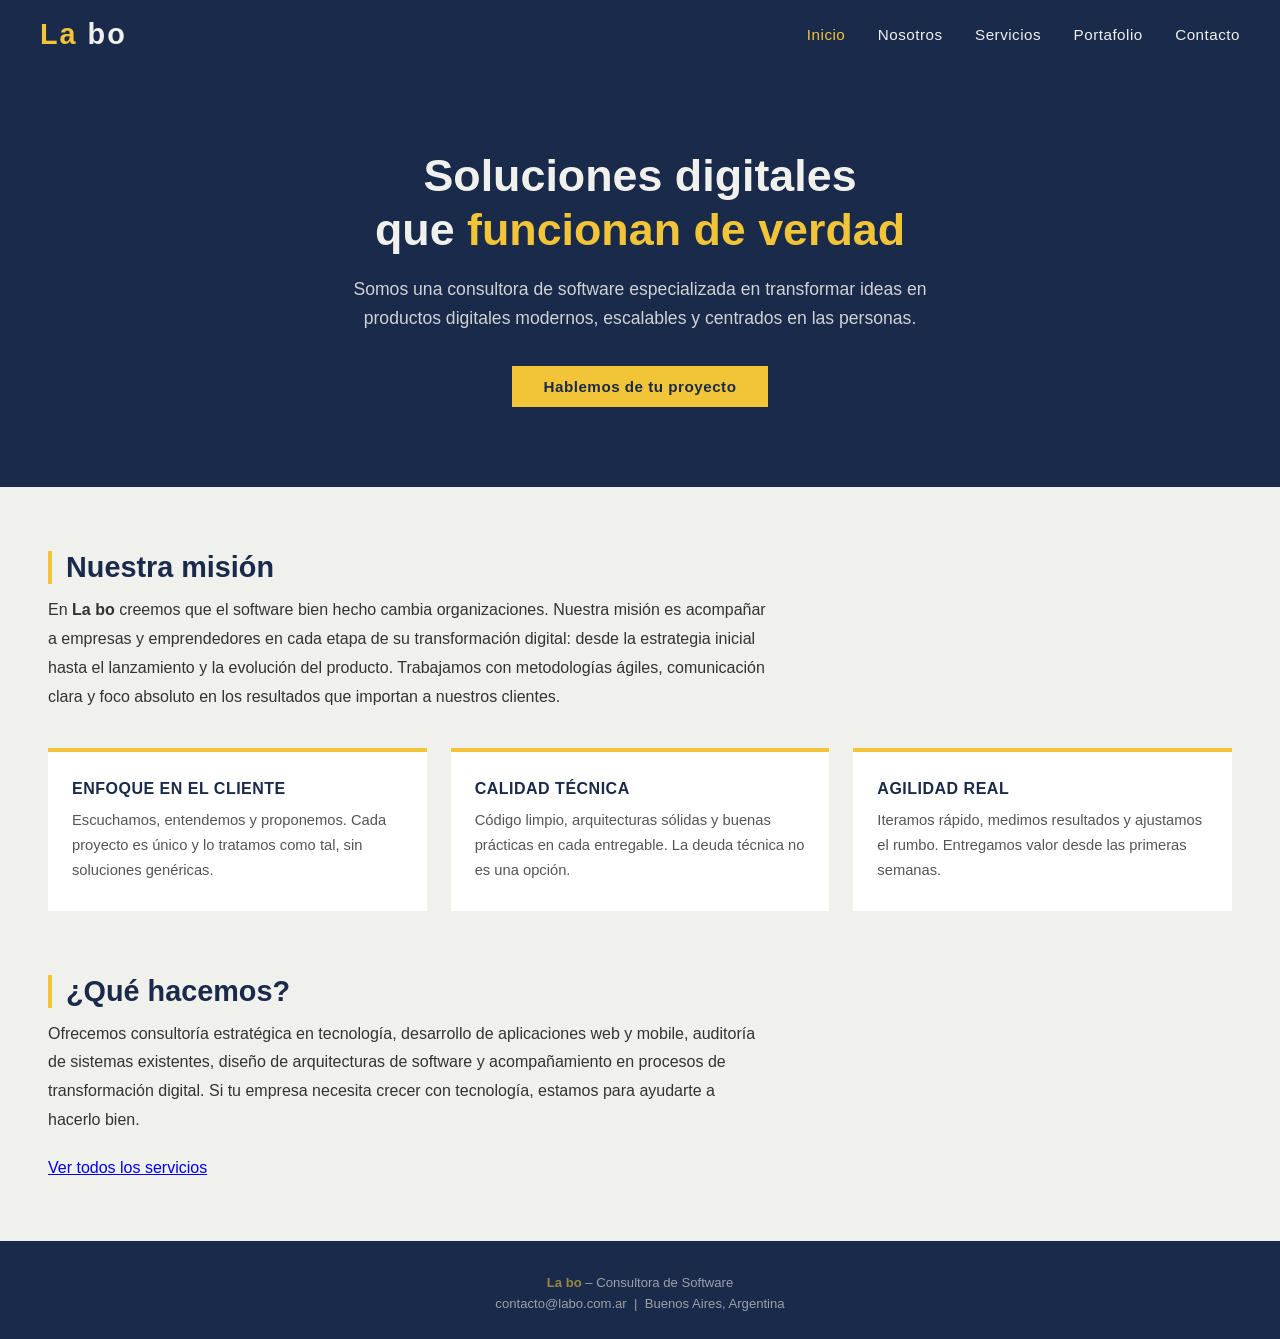
<file: index.html>
<!DOCTYPE html>
<html lang="es">
<head>
  <meta charset="UTF-8" />
  <meta name="viewport" content="width=device-width, initial-scale=1.0" />
  <title>La bo – Consultora de Software</title>
  <link rel="stylesheet" href="styles.css" />
</head>
<body>

  <header>
    <a href="index.html" class="logo">La <span>bo</span></a>
    <button class="nav-toggle" aria-label="Abrir menú">
      <span></span><span></span><span></span>
    </button>
    <nav>
      <a href="index.html" class="active">Inicio</a>
      <a href="nosotros.html">Nosotros</a>
      <a href="servicios.html">Servicios</a>
      <a href="portafolio.html">Portafolio</a>
      <a href="contacto.html">Contacto</a>
    </nav>
  </header>

  <main>

    <!-- HERO -->
    <section class="hero">
      <h1>Soluciones digitales<br>que <span>funcionan de verdad</span></h1>
      <p>
        Somos una consultora de software especializada en transformar ideas en
        productos digitales modernos, escalables y centrados en las personas.
      </p>
      <a href="contacto.html" class="btn">Hablemos de tu proyecto</a>
    </section>

    <!-- MISIÓN -->
    <div class="section">
      <h2>Nuestra misión</h2>
      <p>
        En <strong>La bo</strong> creemos que el software bien hecho cambia organizaciones.
        Nuestra misión es acompañar a empresas y emprendedores en cada etapa de su transformación
        digital: desde la estrategia inicial hasta el lanzamiento y la evolución del producto.
        Trabajamos con metodologías ágiles, comunicación clara y foco absoluto en los resultados
        que importan a nuestros clientes.
      </p>

      <div class="cards">
        <div class="card">
          <h3>Enfoque en el cliente</h3>
          <p>
            Escuchamos, entendemos y proponemos. Cada proyecto es único y lo tratamos como tal,
            sin soluciones genéricas.
          </p>
        </div>
        <div class="card">
          <h3>Calidad técnica</h3>
          <p>
            Código limpio, arquitecturas sólidas y buenas prácticas en cada entregable.
            La deuda técnica no es una opción.
          </p>
        </div>
        <div class="card">
          <h3>Agilidad real</h3>
          <p>
            Iteramos rápido, medimos resultados y ajustamos el rumbo. Entregamos valor
            desde las primeras semanas.
          </p>
        </div>
      </div>
    </div>

    <!-- SERVICIOS RÁPIDOS -->
    <div class="section" style="padding-top: 0;">
      <h2>¿Qué hacemos?</h2>
      <p>
        Ofrecemos consultoría estratégica en tecnología, desarrollo de aplicaciones web y
        mobile, auditoría de sistemas existentes, diseño de arquitecturas de software y
        acompañamiento en procesos de transformación digital. Si tu empresa necesita crecer
        con tecnología, estamos para ayudarte a hacerlo bien.
      </p>
      <a href="servicios.html" class="btn" style="display:inline-block; margin-top: 24px;">Ver todos los servicios</a>
    </div>

  </main>

  <footer>
    <p><span>La bo</span> – Consultora de Software</p>
    <p>contacto@labo.com.ar &nbsp;|&nbsp; Buenos Aires, Argentina</p>
  </footer>

  <script src="main.js"></script>
</body>
</html>
</file>
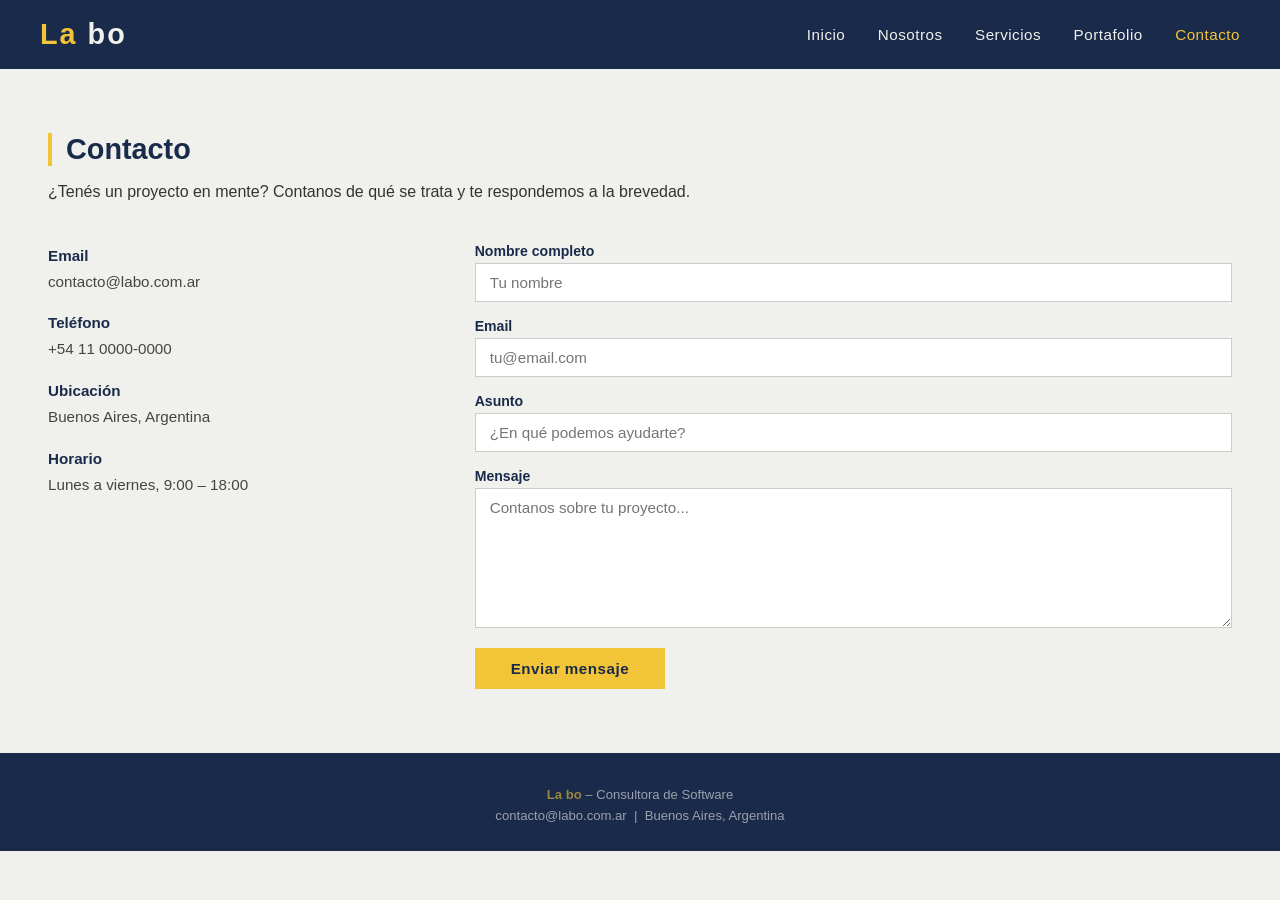
<file: contacto.html>
<!DOCTYPE html>
<html lang="es">
<head>
  <meta charset="UTF-8" />
  <meta name="viewport" content="width=device-width, initial-scale=1.0" />
  <title>Contacto – La bo</title>
  <link rel="stylesheet" href="styles.css" />
</head>
<body>

  <header>
    <a href="index.html" class="logo">La <span>bo</span></a>
    <button class="nav-toggle" aria-label="Abrir menú">
      <span></span><span></span><span></span>
    </button>
    <nav>
      <a href="index.html">Inicio</a>
      <a href="nosotros.html">Nosotros</a>
      <a href="servicios.html">Servicios</a>
      <a href="portafolio.html">Portafolio</a>
      <a href="contacto.html" class="active">Contacto</a>
    </nav>
  </header>

  <main>
    <div class="section">
      <h2>Contacto</h2>
      <p>¿Tenés un proyecto en mente? Contanos de qué se trata y te respondemos a la brevedad.</p>

      <div class="contact-wrapper">

        <div class="contact-info">
          <p><strong>Email</strong><br>contacto@labo.com.ar</p>
          <p><strong>Teléfono</strong><br>+54 11 0000-0000</p>
          <p><strong>Ubicación</strong><br>Buenos Aires, Argentina</p>
          <p><strong>Horario</strong><br>Lunes a viernes, 9:00 – 18:00</p>
        </div>

        <form action="#" method="post">

          <div>
            <label for="nombre">Nombre completo</label>
            <input type="text" id="nombre" name="nombre" placeholder="Tu nombre" required />
          </div>

          <div>
            <label for="email">Email</label>
            <input type="email" id="email" name="email" placeholder="tu@email.com" required />
          </div>

          <div>
            <label for="asunto">Asunto</label>
            <input type="text" id="asunto" name="asunto" placeholder="¿En qué podemos ayudarte?" required />
          </div>

          <div>
            <label for="mensaje">Mensaje</label>
            <textarea id="mensaje" name="mensaje" placeholder="Contanos sobre tu proyecto..." required></textarea>
          </div>

          <button type="submit">Enviar mensaje</button>

        </form>
      </div>
    </div>
  </main>

  <footer>
    <p><span>La bo</span> – Consultora de Software</p>
    <p>contacto@labo.com.ar &nbsp;|&nbsp; Buenos Aires, Argentina</p>
  </footer>

  <script src="main.js"></script>
</body>
</html>
</file>
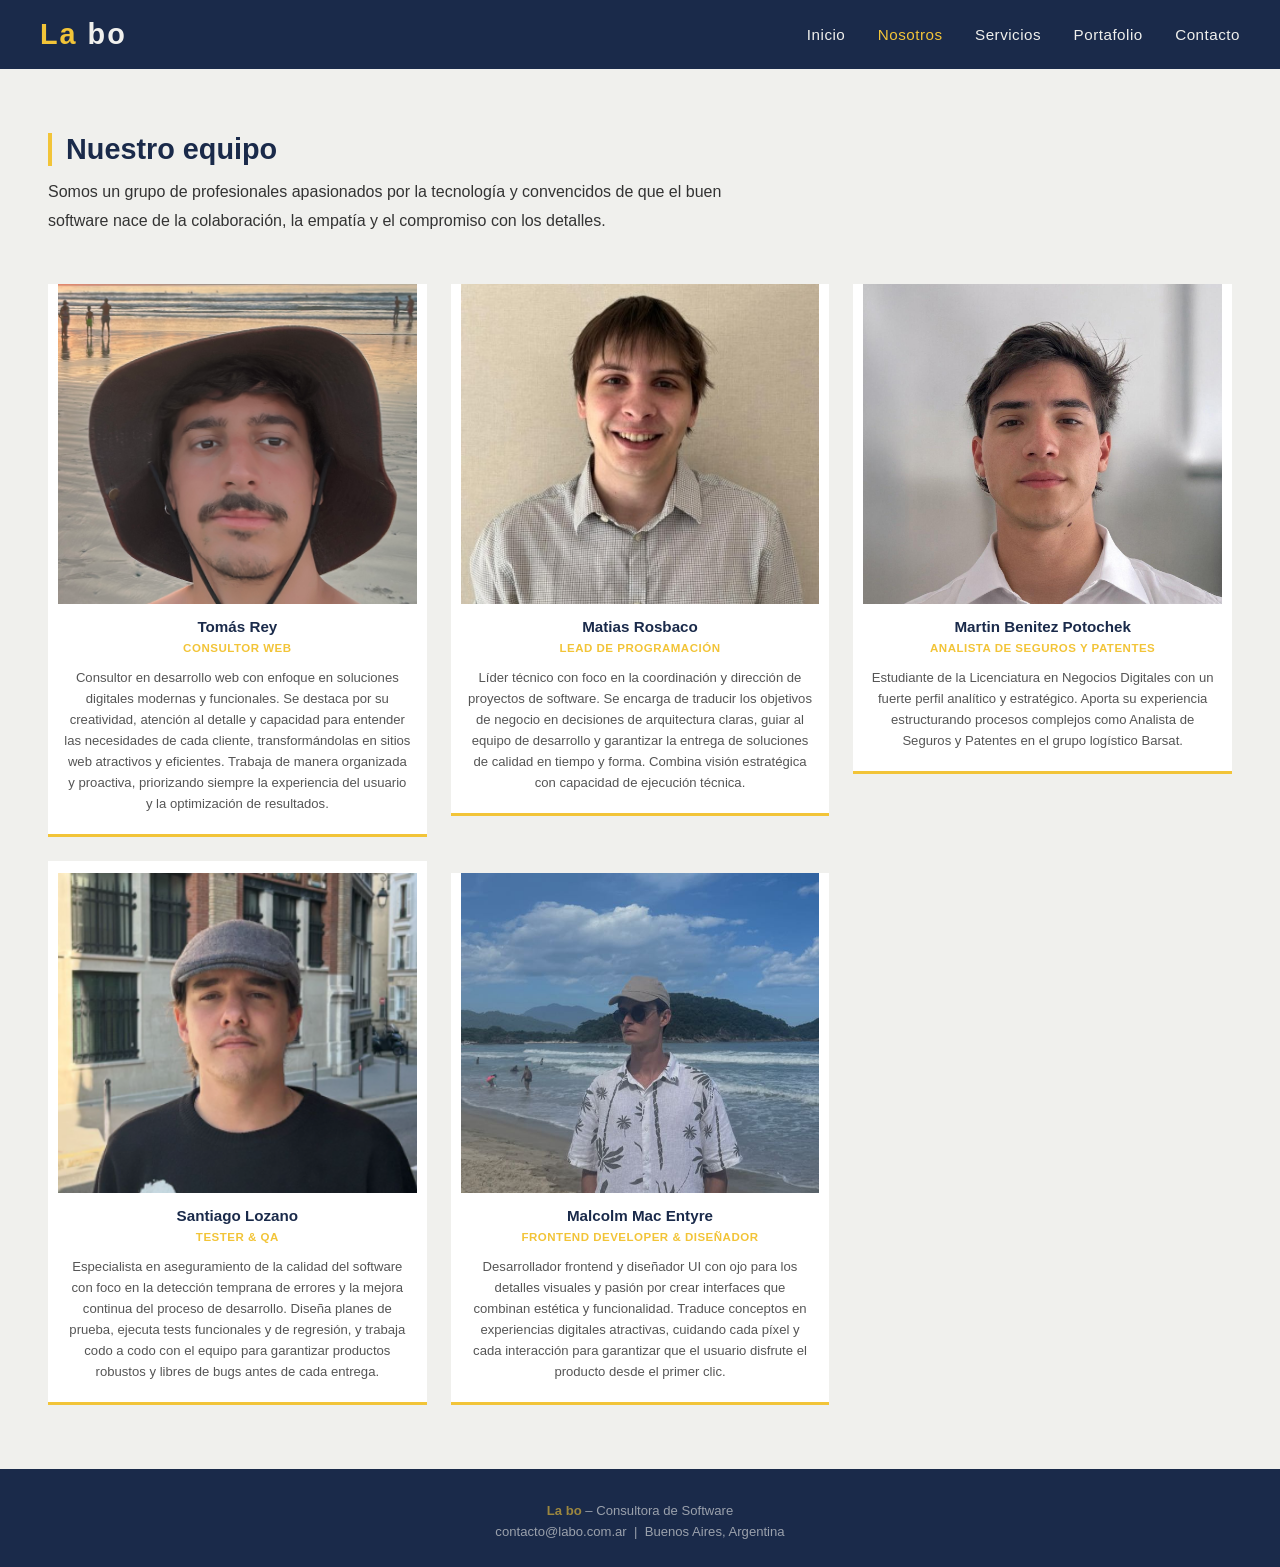
<file: nosotros.html>
<!DOCTYPE html>
<html lang="es">
<head>
  <meta charset="UTF-8" />
  <meta name="viewport" content="width=device-width, initial-scale=1.0" />
  <title>Nosotros – La bo</title>
  <link rel="stylesheet" href="styles.css" />
</head>
<body>

  <header>
    <a href="index.html" class="logo">La <span>bo</span></a>
    <button class="nav-toggle" aria-label="Abrir menú">
      <span></span><span></span><span></span>
    </button>
    <nav>
      <a href="index.html">Inicio</a>
      <a href="nosotros.html" class="active">Nosotros</a>
      <a href="servicios.html">Servicios</a>
      <a href="portafolio.html">Portafolio</a>
      <a href="contacto.html">Contacto</a>
    </nav>
  </header>

  <main>
    <div class="section">
      <h2>Nuestro equipo</h2>
      <p>
        Somos un grupo de profesionales apasionados por la tecnología y convencidos de que
        el buen software nace de la colaboración, la empatía y el compromiso con los detalles.
      </p>

      <div class="team-grid">

        <!-- Tomás Rey -->
        <a href="https://totocuentaia-source.github.io/proyecto-1-jueves/" target="_blank" rel="noopener" class="team-card-link">
          <div class="team-card">
            <img src="img/DC853590-30DA-4BD7-A739-DEE7B0AC13E2.jpg" alt="Foto de Tomás Rey" class="foto-tomas" />
            <div class="team-info">
              <h3>Tomás Rey</h3>
              <p class="role">Consultor Web</p>
              <p>
                Consultor en desarrollo web con enfoque en soluciones digitales modernas y funcionales.
                Se destaca por su creatividad, atención al detalle y capacidad para entender las
                necesidades de cada cliente, transformándolas en sitios web atractivos y eficientes.
                Trabaja de manera organizada y proactiva, priorizando siempre la experiencia del
                usuario y la optimización de resultados.
              </p>
            </div>
          </div>
        </a>

        <!-- Matias Rosbaco -->
        <a href="https://matiasrosbaco.github.io/Actividad-1-dise-o-web-uade-v2/" target="_blank" rel="noopener" class="team-card-link">
          <div class="team-card">
            <img src="img/fotoMatias.jpg" alt="Foto de Matias Rosbaco" class="foto-matias" />
            <div class="team-info">
              <h3>Matias Rosbaco</h3>
              <p class="role">Lead de Programación</p>
              <p>
                Líder técnico con foco en la coordinación y dirección de proyectos de software.
                Se encarga de traducir los objetivos de negocio en decisiones de arquitectura claras,
                guiar al equipo de desarrollo y garantizar la entrega de soluciones de calidad en tiempo
                y forma. Combina visión estratégica con capacidad de ejecución técnica.
              </p>
            </div>
          </div>
        </a>

        <!-- Martin Benitez Potochek -->
        <a href="https://martinbep.github.io/proyecto1/" target="_blank" rel="noopener" class="team-card-link">
          <div class="team-card">
            <img src="img/fotocv.jpeg" alt="Foto de Martin Benitez Potochek" class="foto-martin" />
            <div class="team-info">
              <h3>Martin Benitez Potochek</h3>
              <p class="role">Analista de Seguros y Patentes</p>
              <p>
                Estudiante de la Licenciatura en Negocios Digitales con un fuerte perfil analítico y estratégico.
                Aporta su experiencia estructurando procesos complejos como Analista de Seguros y Patentes
                en el grupo logístico Barsat.
              </p>
            </div>
          </div>
        </a>

        <!-- Santiago Lozano -->
        <div class="team-card">
          <img src="img/fotoSantiago.png" alt="Foto de Santiago Lozano" class="foto-santiago" />
          <div class="team-info">
            <h3>Santiago Lozano</h3>
            <p class="role">Tester & QA</p>
            <p>
              Especialista en aseguramiento de la calidad del software con foco en la detección
              temprana de errores y la mejora continua del proceso de desarrollo. Diseña planes
              de prueba, ejecuta tests funcionales y de regresión, y trabaja codo a codo con el
              equipo para garantizar productos robustos y libres de bugs antes de cada entrega.
            </p>
          </div>
        </div>

        <!-- Malcolm Mac Entyre -->
        <a href="https://mmacentyre.github.io/pagina-personal/" target="_blank" rel="noopener" class="team-card-link">
          <div class="team-card">
            <img src="img/file.jpg" alt="Foto de Malcolm Mac Entyre" class="foto-malcolm" />
            <div class="team-info">
              <h3>Malcolm Mac Entyre</h3>
              <p class="role">Frontend Developer & Diseñador</p>
              <p>
                Desarrollador frontend y diseñador UI con ojo para los detalles visuales y pasión
                por crear interfaces que combinan estética y funcionalidad. Traduce conceptos en
                experiencias digitales atractivas, cuidando cada píxel y cada interacción para
                garantizar que el usuario disfrute el producto desde el primer clic.
              </p>
            </div>
          </div>
        </a>

      </div>
    </div>
  </main>

  <footer>
    <p><span>La bo</span> – Consultora de Software</p>
    <p>contacto@labo.com.ar &nbsp;|&nbsp; Buenos Aires, Argentina</p>
  </footer>

  <script src="main.js"></script>
</body>
</html>
</file>
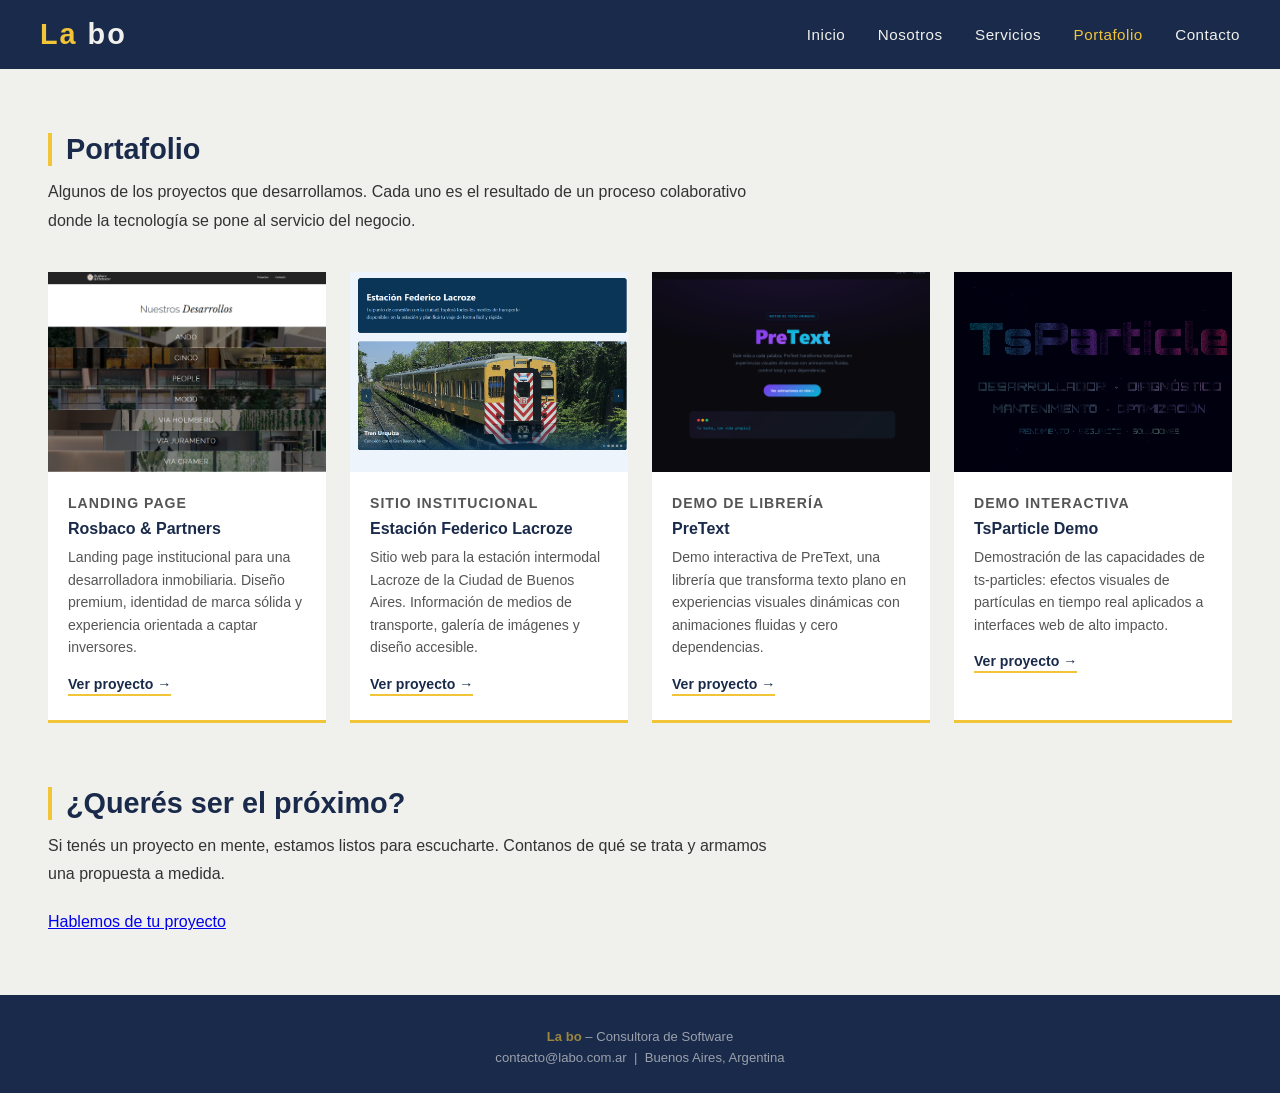
<file: portafolio.html>
<!DOCTYPE html>
<html lang="es">
<head>
  <meta charset="UTF-8" />
  <meta name="viewport" content="width=device-width, initial-scale=1.0" />
  <title>Portafolio – La bo</title>
  <link rel="stylesheet" href="styles.css" />
</head>
<body>

  <header>
    <a href="index.html" class="logo">La <span>bo</span></a>
    <button class="nav-toggle" aria-label="Abrir menú">
      <span></span><span></span><span></span>
    </button>
    <nav>
      <a href="index.html">Inicio</a>
      <a href="nosotros.html">Nosotros</a>
      <a href="servicios.html">Servicios</a>
      <a href="portafolio.html" class="active">Portafolio</a>
      <a href="contacto.html">Contacto</a>
    </nav>
  </header>

  <main>

    <div class="section">
      <h2>Portafolio</h2>
      <p>
        Algunos de los proyectos que desarrollamos. Cada uno es el resultado de un proceso
        colaborativo donde la tecnología se pone al servicio del negocio.
      </p>

      <div class="portfolio-grid">

        <div class="portfolio-card">
          <div class="portfolio-img">
            <img src="img/preview-rosbaco.png" alt="Rosbaco &amp; Partners" />
          </div>
          <div class="portfolio-info">
            <p class="portfolio-tag">Landing page</p>
            <h3>Rosbaco &amp; Partners</h3>
            <p>Landing page institucional para una desarrolladora inmobiliaria. Diseño premium, identidad de marca sólida y experiencia orientada a captar inversores.</p>
            <a href="https://info.rosbacopartners.com/" class="portfolio-link" target="_blank" rel="noopener">Ver proyecto →</a>
          </div>
        </div>

        <div class="portfolio-card">
          <div class="portfolio-img">
            <img src="img/preview-lacroze.png" alt="Estación Federico Lacroze" />
          </div>
          <div class="portfolio-info">
            <p class="portfolio-tag">Sitio institucional</p>
            <h3>Estación Federico Lacroze</h3>
            <p>Sitio web para la estación intermodal Lacroze de la Ciudad de Buenos Aires. Información de medios de transporte, galería de imágenes y diseño accesible.</p>
            <a href="https://matiasrosbaco.github.io/ProyectoDisenioWebUade/" class="portfolio-link" target="_blank" rel="noopener">Ver proyecto →</a>
          </div>
        </div>

        <div class="portfolio-card">
          <div class="portfolio-img">
            <img src="img/preview-pretext.png" alt="PreText" />
          </div>
          <div class="portfolio-info">
            <p class="portfolio-tag">Demo de librería</p>
            <h3>PreText</h3>
            <p>Demo interactiva de PreText, una librería que transforma texto plano en experiencias visuales dinámicas con animaciones fluidas y cero dependencias.</p>
            <a href="https://matiasrosbaco.github.io/DemoPretext/" class="portfolio-link" target="_blank" rel="noopener">Ver proyecto →</a>
          </div>
        </div>

        <div class="portfolio-card">
          <div class="portfolio-img">
            <img src="img/preview-tsparticle.png" alt="TsParticle Demo" />
          </div>
          <div class="portfolio-info">
            <p class="portfolio-tag">Demo interactiva</p>
            <h3>TsParticle Demo</h3>
            <p>Demostración de las capacidades de ts-particles: efectos visuales de partículas en tiempo real aplicados a interfaces web de alto impacto.</p>
            <a href="https://matiasrosbaco.github.io/TsParticle-demo/" class="portfolio-link" target="_blank" rel="noopener">Ver proyecto →</a>
          </div>
        </div>

      </div>
    </div>

    <div class="section" style="padding-top: 0;">
      <h2>¿Querés ser el próximo?</h2>
      <p>
        Si tenés un proyecto en mente, estamos listos para escucharte. Contanos de qué se
        trata y armamos una propuesta a medida.
      </p>
      <a href="contacto.html" class="btn" style="display:inline-block; margin-top: 24px;">Hablemos de tu proyecto</a>
    </div>

  </main>

  <footer>
    <p><span>La bo</span> – Consultora de Software</p>
    <p>contacto@labo.com.ar &nbsp;|&nbsp; Buenos Aires, Argentina</p>
  </footer>

  <script src="main.js"></script>
</body>
</html>
</file>
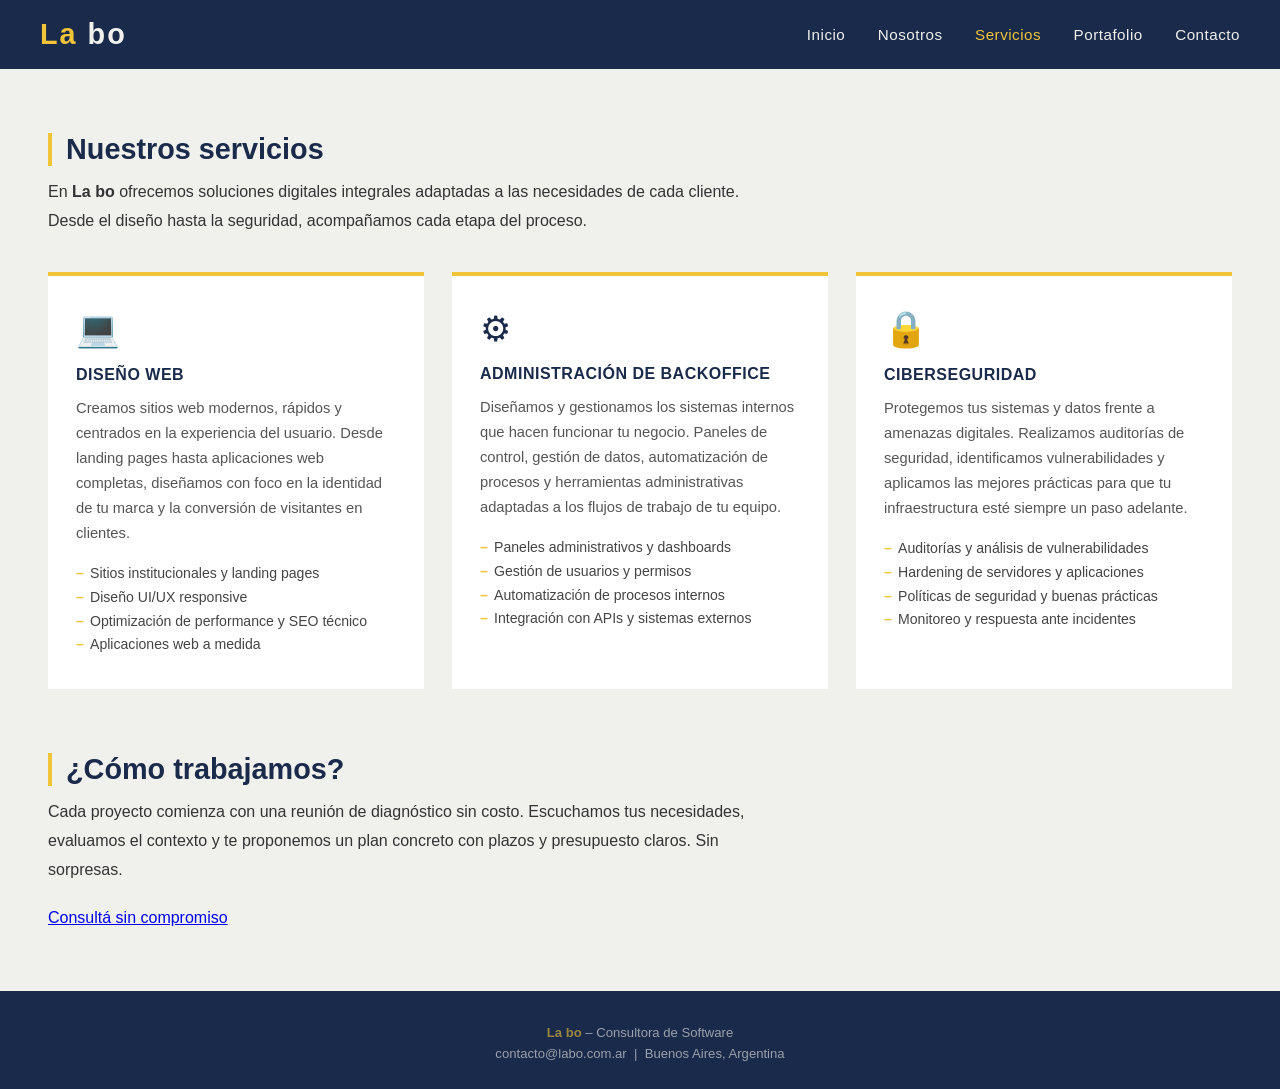
<file: servicios.html>
<!DOCTYPE html>
<html lang="es">
<head>
  <meta charset="UTF-8" />
  <meta name="viewport" content="width=device-width, initial-scale=1.0" />
  <title>Servicios – La bo</title>
  <link rel="stylesheet" href="styles.css" />
</head>
<body>

  <header>
    <a href="index.html" class="logo">La <span>bo</span></a>
    <button class="nav-toggle" aria-label="Abrir menú">
      <span></span><span></span><span></span>
    </button>
    <nav>
      <a href="index.html">Inicio</a>
      <a href="nosotros.html">Nosotros</a>
      <a href="servicios.html" class="active">Servicios</a>
      <a href="portafolio.html">Portafolio</a>
      <a href="contacto.html">Contacto</a>
    </nav>
  </header>

  <main>

    <div class="section">
      <h2>Nuestros servicios</h2>
      <p>
        En <strong>La bo</strong> ofrecemos soluciones digitales integrales adaptadas a las
        necesidades de cada cliente. Desde el diseño hasta la seguridad, acompañamos cada
        etapa del proceso.
      </p>

      <div class="service-cards">

        <div class="service-card">
          <span class="service-icon">&#128187;</span>
          <h3>Diseño Web</h3>
          <p>
            Creamos sitios web modernos, rápidos y centrados en la experiencia del usuario.
            Desde landing pages hasta aplicaciones web completas, diseñamos con foco en la
            identidad de tu marca y la conversión de visitantes en clientes.
          </p>
          <ul class="service-list">
            <li>Sitios institucionales y landing pages</li>
            <li>Diseño UI/UX responsive</li>
            <li>Optimización de performance y SEO técnico</li>
            <li>Aplicaciones web a medida</li>
          </ul>
        </div>

        <div class="service-card">
          <span class="service-icon">&#9881;</span>
          <h3>Administración de Backoffice</h3>
          <p>
            Diseñamos y gestionamos los sistemas internos que hacen funcionar tu negocio.
            Paneles de control, gestión de datos, automatización de procesos y herramientas
            administrativas adaptadas a los flujos de trabajo de tu equipo.
          </p>
          <ul class="service-list">
            <li>Paneles administrativos y dashboards</li>
            <li>Gestión de usuarios y permisos</li>
            <li>Automatización de procesos internos</li>
            <li>Integración con APIs y sistemas externos</li>
          </ul>
        </div>

        <div class="service-card">
          <span class="service-icon">&#128274;</span>
          <h3>Ciberseguridad</h3>
          <p>
            Protegemos tus sistemas y datos frente a amenazas digitales. Realizamos auditorías
            de seguridad, identificamos vulnerabilidades y aplicamos las mejores prácticas para
            que tu infraestructura esté siempre un paso adelante.
          </p>
          <ul class="service-list">
            <li>Auditorías y análisis de vulnerabilidades</li>
            <li>Hardening de servidores y aplicaciones</li>
            <li>Políticas de seguridad y buenas prácticas</li>
            <li>Monitoreo y respuesta ante incidentes</li>
          </ul>
        </div>

      </div>
    </div>

    <div class="section" style="padding-top: 0;">
      <h2>¿Cómo trabajamos?</h2>
      <p>
        Cada proyecto comienza con una reunión de diagnóstico sin costo. Escuchamos tus
        necesidades, evaluamos el contexto y te proponemos un plan concreto con plazos y
        presupuesto claros. Sin sorpresas.
      </p>
      <a href="contacto.html" class="btn" style="display:inline-block; margin-top: 24px;">Consultá sin compromiso</a>
    </div>

  </main>

  <footer>
    <p><span>La bo</span> – Consultora de Software</p>
    <p>contacto@labo.com.ar &nbsp;|&nbsp; Buenos Aires, Argentina</p>
  </footer>

  <script src="main.js"></script>
</body>
</html>
</file>
<file: styles.css>
/* ===== RESET & BASE ===== */
* {
  margin: 0;
  padding: 0;
  box-sizing: border-box;
}

body {
  font-family: 'Segoe UI', Arial, sans-serif;
  background-color: #F0F0ED;
  color: #1A2A4A;
}

/* ===== HEADER ===== */
header {
  background-color: #1A2A4A;
  padding: 18px 40px;
  display: flex;
  align-items: center;
  justify-content: space-between;
}

header .logo {
  color: #F2C438;
  font-size: 1.8rem;
  font-weight: 700;
  letter-spacing: 2px;
  text-decoration: none;
}

header .logo span {
  color: #F0F0ED;
}

nav a {
  color: #F0F0ED;
  text-decoration: none;
  margin-left: 28px;
  font-size: 0.95rem;
  font-weight: 500;
  letter-spacing: 0.5px;
  transition: color 0.2s;
}

nav a:hover,
nav a.active {
  color: #F2C438;
}

/* ===== HERO ===== */
.hero {
  background-color: #1A2A4A;
  color: #F0F0ED;
  padding: 80px 40px;
  text-align: center;
}

.hero h1 {
  font-size: 2.8rem;
  font-weight: 700;
  line-height: 1.2;
}

.hero h1 span {
  color: #F2C438;
}

.hero p {
  margin-top: 18px;
  font-size: 1.1rem;
  max-width: 580px;
  margin-left: auto;
  margin-right: auto;
  opacity: 0.85;
  line-height: 1.7;
}

.hero .btn {
  display: inline-block;
  margin-top: 32px;
  background-color: #F2C438;
  color: #1A2A4A;
  padding: 12px 32px;
  font-weight: 700;
  text-decoration: none;
  font-size: 0.95rem;
  letter-spacing: 0.5px;
}

.hero .btn:hover {
  background-color: #e0b320;
}

/* ===== SECTION TITLES ===== */
.section {
  padding: 64px 48px;
  max-width: 1280px;
  margin: 0 auto;
}

.section h2 {
  font-size: 1.8rem;
  font-weight: 700;
  margin-bottom: 12px;
  border-left: 4px solid #F2C438;
  padding-left: 14px;
}

.section p {
  line-height: 1.8;
  font-size: 1rem;
  color: #333;
  max-width: 720px;
}

/* ===== MISSION CARDS ===== */
.cards {
  display: flex;
  gap: 24px;
  margin-top: 36px;
  flex-wrap: wrap;
}

.card {
  background-color: #fff;
  border-top: 4px solid #F2C438;
  padding: 28px 24px;
  flex: 1;
  min-width: 220px;
}

.card h3 {
  font-size: 1rem;
  font-weight: 700;
  margin-bottom: 10px;
  color: #1A2A4A;
  text-transform: uppercase;
  letter-spacing: 0.5px;
}

.card p {
  font-size: 0.92rem;
  color: #555;
  line-height: 1.7;
}

/* ===== TEAM ===== */
.team-grid {
  display: grid;
  grid-template-columns: repeat(3, 1fr);
  gap: 24px;
  margin-top: 36px;
}

.team-card {
  background-color: #fff;
  text-align: center;
  padding-bottom: 20px;
  border-bottom: 3px solid #F2C438;
}

.team-card img {
  width: calc(100% - 20px);
  height: 320px;
  object-fit: cover;
  object-position: top;
  display: block;
  margin: 12px auto 0;
}

/* Foto anónima placeholder */
.foto-anonima {
  width: calc(100% - 20px);
  height: 320px;
  margin: 12px auto 0;
  background-color: #d4dae5;
  display: flex;
  align-items: center;
  justify-content: center;
}

.foto-anonima::after {
  content: '';
  display: block;
  width: 90px;
  height: 90px;
  border-radius: 50%;
  background-color: #8899aa;
  box-shadow: 0 60px 0 40px #8899aa;
}

/* Recorte específico por foto */
.foto-tomas {
  object-position: center 10%;
}

.foto-matias {
  object-position: center 20%;
}

.team-card .team-info {
  padding: 14px 16px 0;
}

.team-card h3 {
  font-size: 0.95rem;
  font-weight: 700;
  color: #1A2A4A;
  margin-bottom: 4px;
}

.team-card .role {
  font-size: 0.72rem;
  color: #F2C438;
  font-weight: 700;
  text-transform: uppercase;
  letter-spacing: 0.5px;
  margin-bottom: 10px;
}

.team-card p {
  font-size: 0.82rem;
  color: #555;
  line-height: 1.6;
}

/* ===== CONTACT FORM ===== */
.contact-wrapper {
  display: flex;
  gap: 48px;
  flex-wrap: wrap;
  margin-top: 36px;
}

.contact-info {
  min-width: 220px;
  flex: 1;
}

.contact-info p {
  margin-bottom: 16px;
  font-size: 0.95rem;
  color: #444;
  line-height: 1.7;
}

.contact-info strong {
  color: #1A2A4A;
}

form {
  flex: 2;
  min-width: 280px;
  display: flex;
  flex-direction: column;
  gap: 16px;
}

form label {
  font-size: 0.88rem;
  font-weight: 600;
  color: #1A2A4A;
  margin-bottom: 4px;
  display: block;
}

form input,
form textarea,
form select {
  width: 100%;
  padding: 10px 14px;
  border: 1px solid #ccc;
  background-color: #fff;
  font-size: 0.95rem;
  font-family: inherit;
  color: #1A2A4A;
  outline: none;
  transition: border-color 0.2s;
}

form input:focus,
form textarea:focus {
  border-color: #F2C438;
}

form textarea {
  height: 140px;
  resize: vertical;
}

form button {
  align-self: flex-start;
  background-color: #F2C438;
  color: #1A2A4A;
  border: none;
  padding: 12px 36px;
  font-size: 0.95rem;
  font-weight: 700;
  cursor: pointer;
  letter-spacing: 0.5px;
  transition: background-color 0.2s;
}

form button:hover {
  background-color: #e0b320;
}

/* ===== SERVICE CARDS ===== */
.service-cards {
  display: flex;
  gap: 28px;
  margin-top: 36px;
  flex-wrap: wrap;
}

.service-card {
  background-color: #fff;
  border-top: 4px solid #F2C438;
  padding: 32px 28px;
  flex: 1;
  min-width: 240px;
}

.service-card .service-icon {
  font-size: 2.2rem;
  margin-bottom: 16px;
  display: block;
}

.service-card h3 {
  font-size: 1rem;
  font-weight: 700;
  margin-bottom: 12px;
  color: #1A2A4A;
  text-transform: uppercase;
  letter-spacing: 0.5px;
}

.service-card p {
  font-size: 0.92rem;
  color: #555;
  line-height: 1.7;
  margin-bottom: 16px;
}

.service-list {
  list-style: none;
  padding: 0;
  margin: 0;
}

.service-list li {
  font-size: 0.88rem;
  color: #444;
  line-height: 1.7;
  padding-left: 14px;
  position: relative;
}

.service-list li::before {
  content: '–';
  position: absolute;
  left: 0;
  color: #F2C438;
  font-weight: 700;
}

/* ===== PORTFOLIO GRID ===== */
.portfolio-grid {
  display: grid;
  grid-template-columns: repeat(4, 1fr);
  gap: 24px;
  margin-top: 36px;
}

.portfolio-card {
  background-color: #fff;
  border-bottom: 3px solid #F2C438;
  overflow: hidden;
}

.portfolio-card .portfolio-img {
  width: 100%;
  height: 200px;
  background-color: #d4dae5;
  overflow: hidden;
}

.portfolio-card .portfolio-img img {
  width: 100%;
  height: 100%;
  object-fit: cover;
  object-position: top;
  display: block;
  transition: transform 0.3s ease;
}

.portfolio-card:hover .portfolio-img img {
  transform: scale(1.04);
}

.portfolio-card .portfolio-info {
  padding: 20px 20px 24px;
}

.portfolio-tag {
  font-size: 0.75rem;
  font-weight: 700;
  color: #F2C438;
  text-transform: uppercase;
  letter-spacing: 1px;
  margin-bottom: 6px !important;
}

.portfolio-card h3 {
  font-size: 1rem;
  font-weight: 700;
  color: #1A2A4A;
  margin-bottom: 8px;
}

.portfolio-card p {
  font-size: 0.88rem;
  color: #555;
  line-height: 1.6;
  margin-bottom: 16px;
}

.portfolio-link {
  display: inline-block;
  color: #1A2A4A;
  font-size: 0.88rem;
  font-weight: 700;
  text-decoration: none;
  border-bottom: 2px solid #F2C438;
  padding-bottom: 2px;
  transition: color 0.2s;
}

.portfolio-link:hover {
  color: #F2C438;
}

/* ===== TEAM CARD LINK ===== */
.team-card-link {
  text-decoration: none;
  color: inherit;
  display: block;
}

.team-card-link .team-card {
  transition: transform 0.2s, box-shadow 0.2s;
}

.team-card-link:hover .team-card {
  transform: translateY(-4px);
  box-shadow: 0 6px 20px rgba(26, 42, 74, 0.12);
}

/* ===== FOOTER ===== */
footer {
  background-color: #1A2A4A;
  color: #F0F0ED;
  text-align: center;
  padding: 28px 40px;
  font-size: 0.88rem;
}

footer span {
  color: #F2C438;
  font-weight: 700;
}

footer p {
  margin-top: 6px;
  opacity: 0.6;
  font-size: 0.82rem;
}

/* ===== HAMBURGER MENU ===== */
.nav-toggle {
  display: none;
  flex-direction: column;
  justify-content: center;
  gap: 5px;
  background: none;
  border: none;
  cursor: pointer;
  padding: 6px 4px;
}

.nav-toggle span {
  display: block;
  width: 24px;
  height: 2px;
  background-color: #F0F0ED;
  border-radius: 2px;
  transition: transform 0.25s ease, opacity 0.25s ease;
}

header.nav-open .nav-toggle span:nth-child(1) {
  transform: translateY(7px) rotate(45deg);
}

header.nav-open .nav-toggle span:nth-child(2) {
  opacity: 0;
  transform: scaleX(0);
}

header.nav-open .nav-toggle span:nth-child(3) {
  transform: translateY(-7px) rotate(-45deg);
}

/* ===== RESPONSIVE ===== */
@media (max-width: 720px) {
  header {
    flex-wrap: wrap;
    padding: 16px 20px;
  }

  .nav-toggle {
    display: flex;
  }

  nav {
    display: none;
    flex-direction: column;
    width: 100%;
    padding: 8px 0 4px;
    border-top: 1px solid rgba(255, 255, 255, 0.1);
    margin-top: 8px;
  }

  header.nav-open nav {
    display: flex;
  }

  nav a {
    margin-left: 0;
    padding: 10px 0;
    font-size: 0.95rem;
    border-bottom: 1px solid rgba(255, 255, 255, 0.07);
  }

  nav a:last-child {
    border-bottom: none;
  }

  .hero {
    padding: 56px 24px;
  }

  .hero h1 {
    font-size: 2rem;
  }

  .section {
    padding: 48px 24px;
  }

  .cards {
    flex-direction: column;
  }

  .service-cards {
    flex-direction: column;
  }

  .portfolio-grid {
    grid-template-columns: 1fr 1fr;
  }

  .team-grid {
    grid-template-columns: repeat(2, 1fr);
  }

  .contact-wrapper {
    flex-direction: column;
    gap: 32px;
  }
}

@media (max-width: 480px) {
  .portfolio-grid {
    grid-template-columns: 1fr;
  }

  .team-grid {
    grid-template-columns: 1fr;
  }
}
</file>
